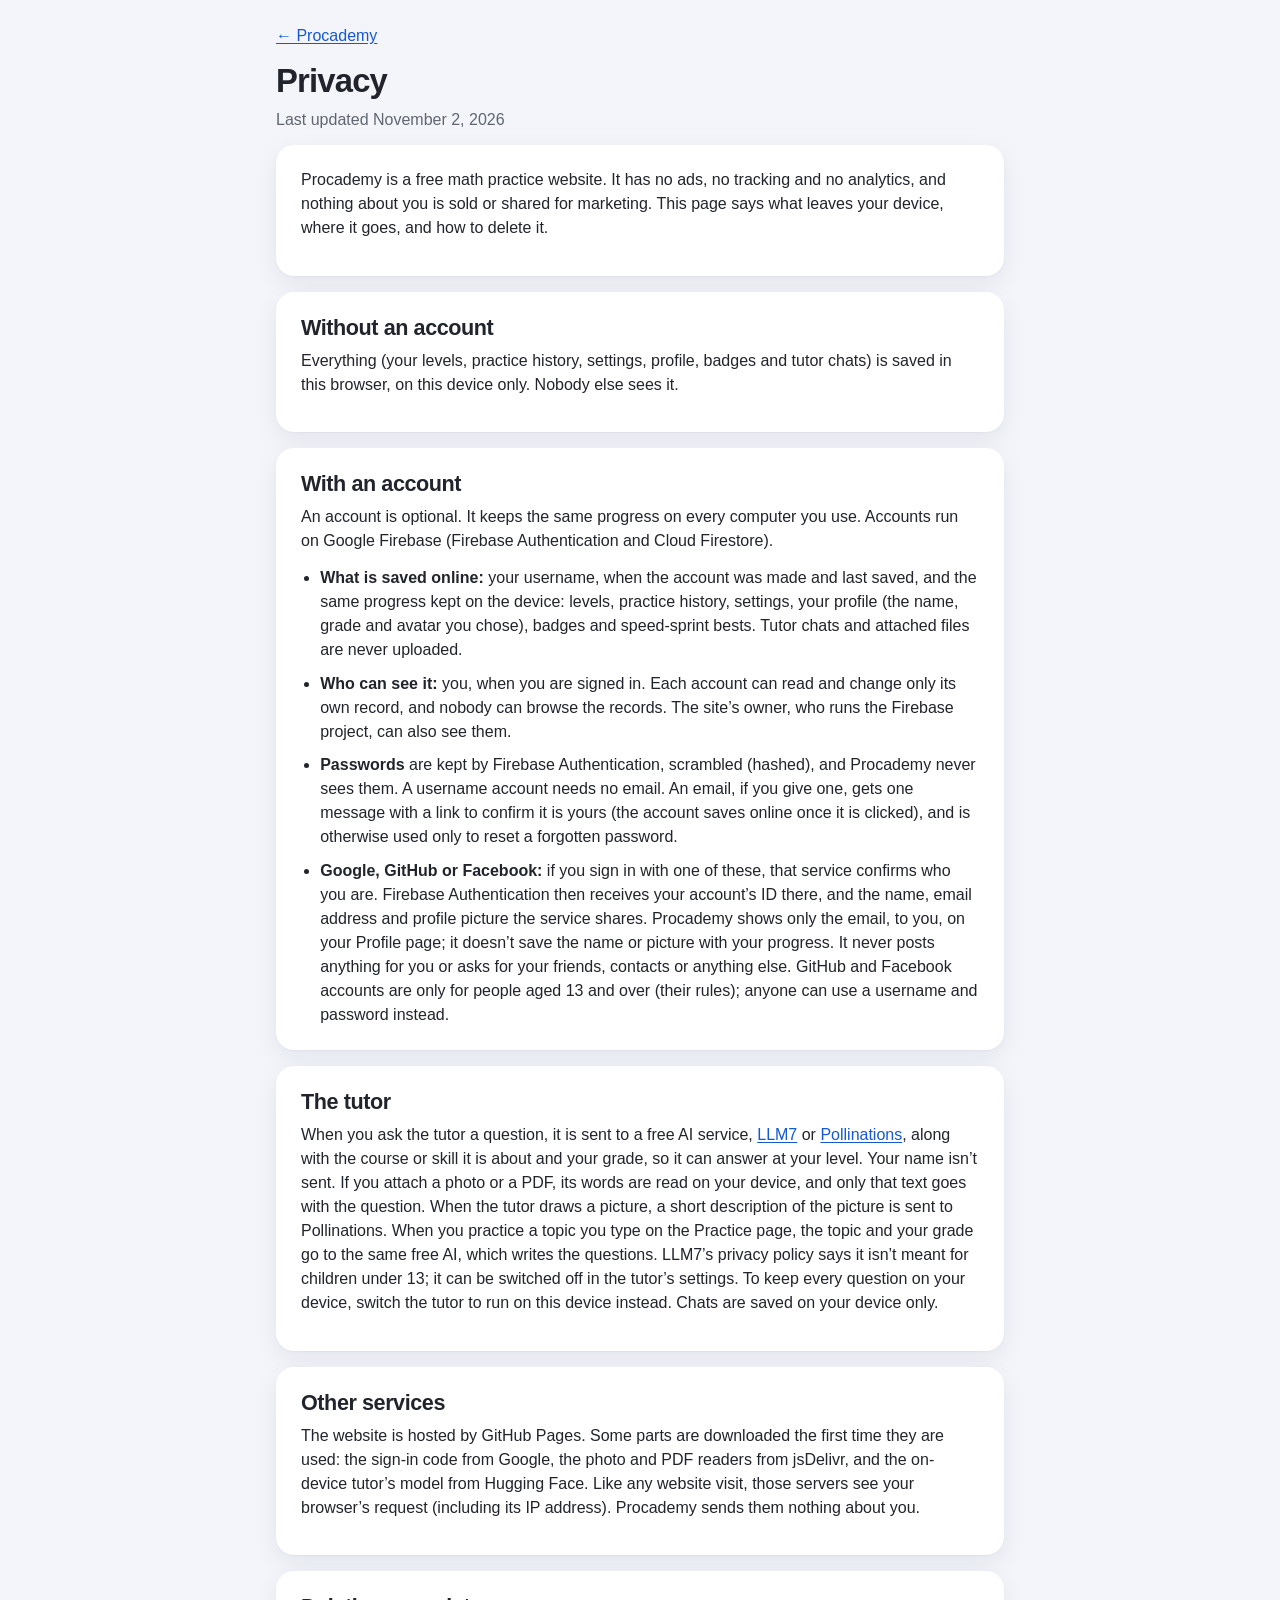
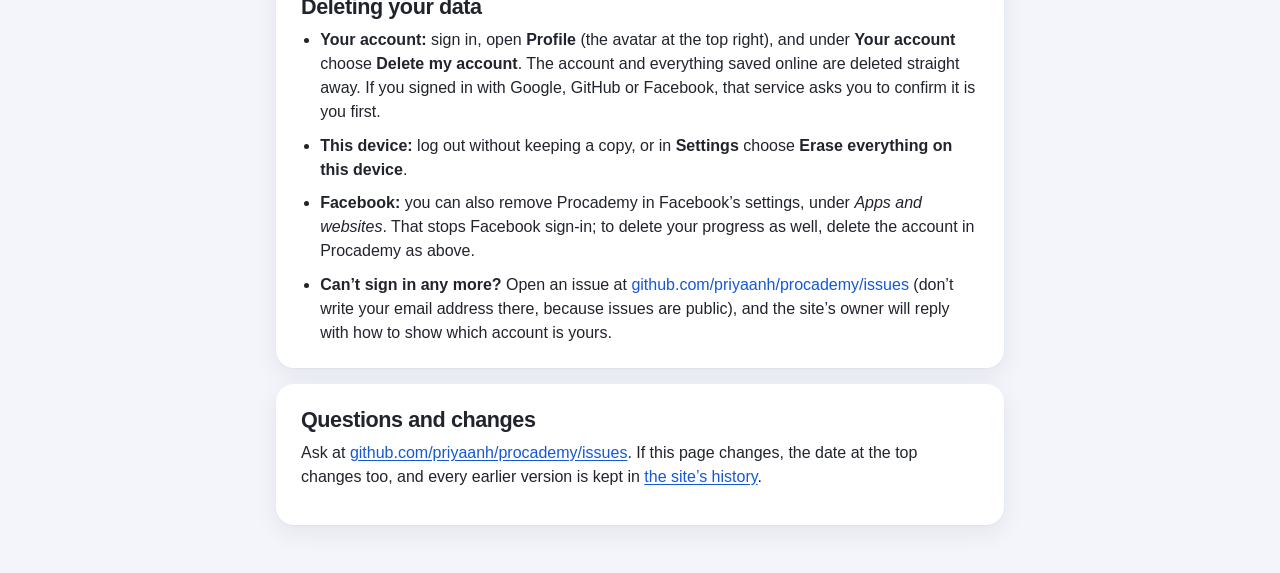
<file: privacy.html>
<!doctype html>
<html lang="en">
<head>
<meta charset="utf-8">
<meta name="viewport" content="width=device-width, initial-scale=1">
<!-- A plain page: no scripts at all. Linked from the Profile page and Settings → About, and given to
     Google, GitHub and Facebook as the sign-in buttons' privacy policy and data-deletion page. -->
<meta http-equiv="Content-Security-Policy" content="default-src 'none'; style-src 'self'; img-src 'self'; base-uri 'none'; form-action 'none'">
<title>Privacy · Procademy</title>
<link rel="icon" href="icon.svg" type="image/svg+xml">
<link rel="stylesheet" href="app.css">
</head>
<body>
<main class="legal">
  <p><a href="./">← Procademy</a></p>
  <h1>Privacy</h1>
  <p class="muted">Last updated November 2, 2026</p>

  <div class="card">
    <p>Procademy is a free math practice website. It has no ads, no tracking and no analytics, and nothing
      about you is sold or shared for marketing. This page says what leaves your device, where it goes, and
      how to delete it.</p>
  </div>

  <div class="card">
    <h2>Without an account</h2>
    <p>Everything (your levels, practice history, settings, profile, badges and tutor chats) is saved in
      this browser, on this device only. Nobody else sees it.</p>
  </div>

  <div class="card">
    <h2>With an account</h2>
    <p>An account is optional. It keeps the same progress on every computer you use. Accounts run on Google
      Firebase (Firebase Authentication and Cloud Firestore).</p>
    <ul>
      <li><b>What is saved online:</b> your username, when the account was made and last saved, and the same
        progress kept on the device: levels, practice history, settings, your profile (the name, grade and
        avatar you chose), badges and speed-sprint bests. Tutor chats and attached files are never uploaded.</li>
      <li><b>Who can see it:</b> you, when you are signed in. Each account can read and change only its own
        record, and nobody can browse the records. The site’s owner, who runs the Firebase project, can
        also see them.</li>
      <li><b>Passwords</b> are kept by Firebase Authentication, scrambled (hashed), and Procademy never sees them.
        A username account needs no email. An email, if you give one, gets one message with a link to
        confirm it is yours (the account saves online once it is clicked), and is otherwise used only to
        reset a forgotten password.</li>
      <li><b>Google, GitHub or Facebook:</b> if you sign in with one of these, that service confirms who you
        are. Firebase Authentication then receives your account’s ID there, and the name, email address
        and profile picture the service shares. Procademy shows only the email, to you, on your Profile
        page; it doesn’t save the name or picture with your progress. It never posts anything for you or
        asks for your friends, contacts or anything else. GitHub and Facebook accounts are only for people
        aged 13 and over (their rules); anyone can use a username and password instead.</li>
    </ul>
  </div>

  <div class="card">
    <h2>The tutor</h2>
    <p>When you ask the tutor a question, it is sent to a free AI service,
      <a href="https://llm7.io/privacy">LLM7</a> or <a href="https://pollinations.ai/privacy">Pollinations</a>,
      along with the course or skill it is about and your grade, so it can answer at your level. Your name
      isn’t sent. If you attach a photo or a PDF, its words are read on your device, and only that text goes
      with the question. When the tutor draws a picture, a short description of the picture is sent to
      Pollinations. When you practice a topic you type on the Practice page, the topic and your grade go to
      the same free AI, which writes the questions. LLM7’s privacy policy says it isn’t meant for children under 13; it can be switched off
      in the tutor’s settings. To keep every question on your device, switch the tutor to run on this
      device instead. Chats are saved on your device only.</p>
  </div>

  <div class="card">
    <h2>Other services</h2>
    <p>The website is hosted by GitHub Pages. Some parts are downloaded the first time they are used: the
      sign-in code from Google, the photo and PDF readers from jsDelivr, and the on-device tutor’s model
      from Hugging Face. Like any website visit, those servers see your browser’s request (including its
      IP address). Procademy sends them nothing about you.</p>
  </div>

  <div class="card" id="delete">
    <h2>Deleting your data</h2>
    <ul>
      <li><b>Your account:</b> sign in, open <b>Profile</b> (the avatar at the top right), and under
        <b>Your account</b> choose <b>Delete my account</b>. The account and everything saved online are
        deleted straight away. If you signed in with Google, GitHub or Facebook, that service asks you to
        confirm it is you first.</li>
      <li><b>This device:</b> log out without keeping a copy, or in <b>Settings</b> choose
        <b>Erase everything on this device</b>.</li>
      <li><b>Facebook:</b> you can also remove Procademy in Facebook’s settings, under <i>Apps and
        websites</i>. That stops Facebook sign-in; to delete your progress as well, delete the account in
        Procademy as above.</li>
      <li><b>Can’t sign in any more?</b> Open an issue at
        <a href="https://github.com/priyaanh/procademy/issues">github.com/priyaanh/procademy/issues</a>
        (don’t write your email address there, because issues are public), and the site’s owner will
        reply with how to show which account is yours.</li>
    </ul>
  </div>

  <div class="card">
    <h2>Questions and changes</h2>
    <p>Ask at <a href="https://github.com/priyaanh/procademy/issues">github.com/priyaanh/procademy/issues</a>.
      If this page changes, the date at the top changes too, and every earlier version is kept in
      <a href="https://github.com/priyaanh/procademy/commits/main/privacy.html">the site’s history</a>.</p>
  </div>
</main>
</body>
</html>
</file>
